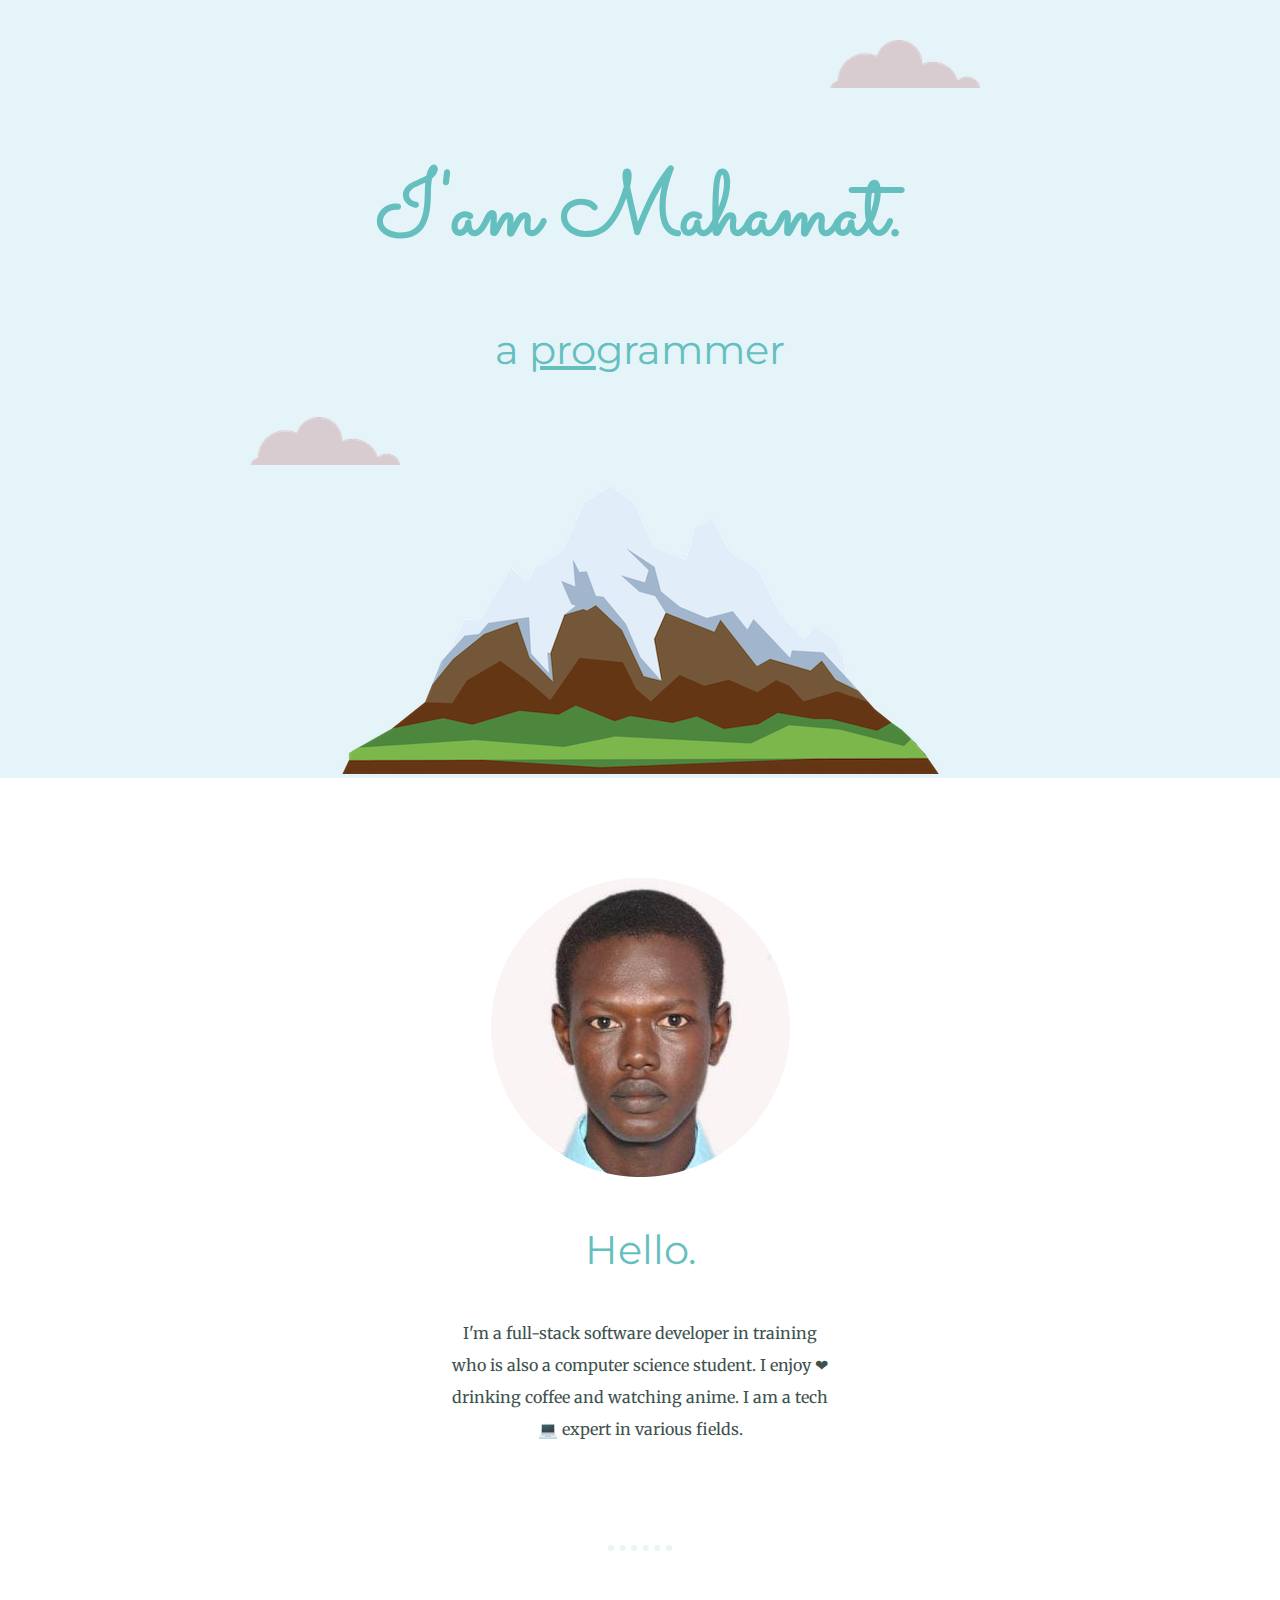
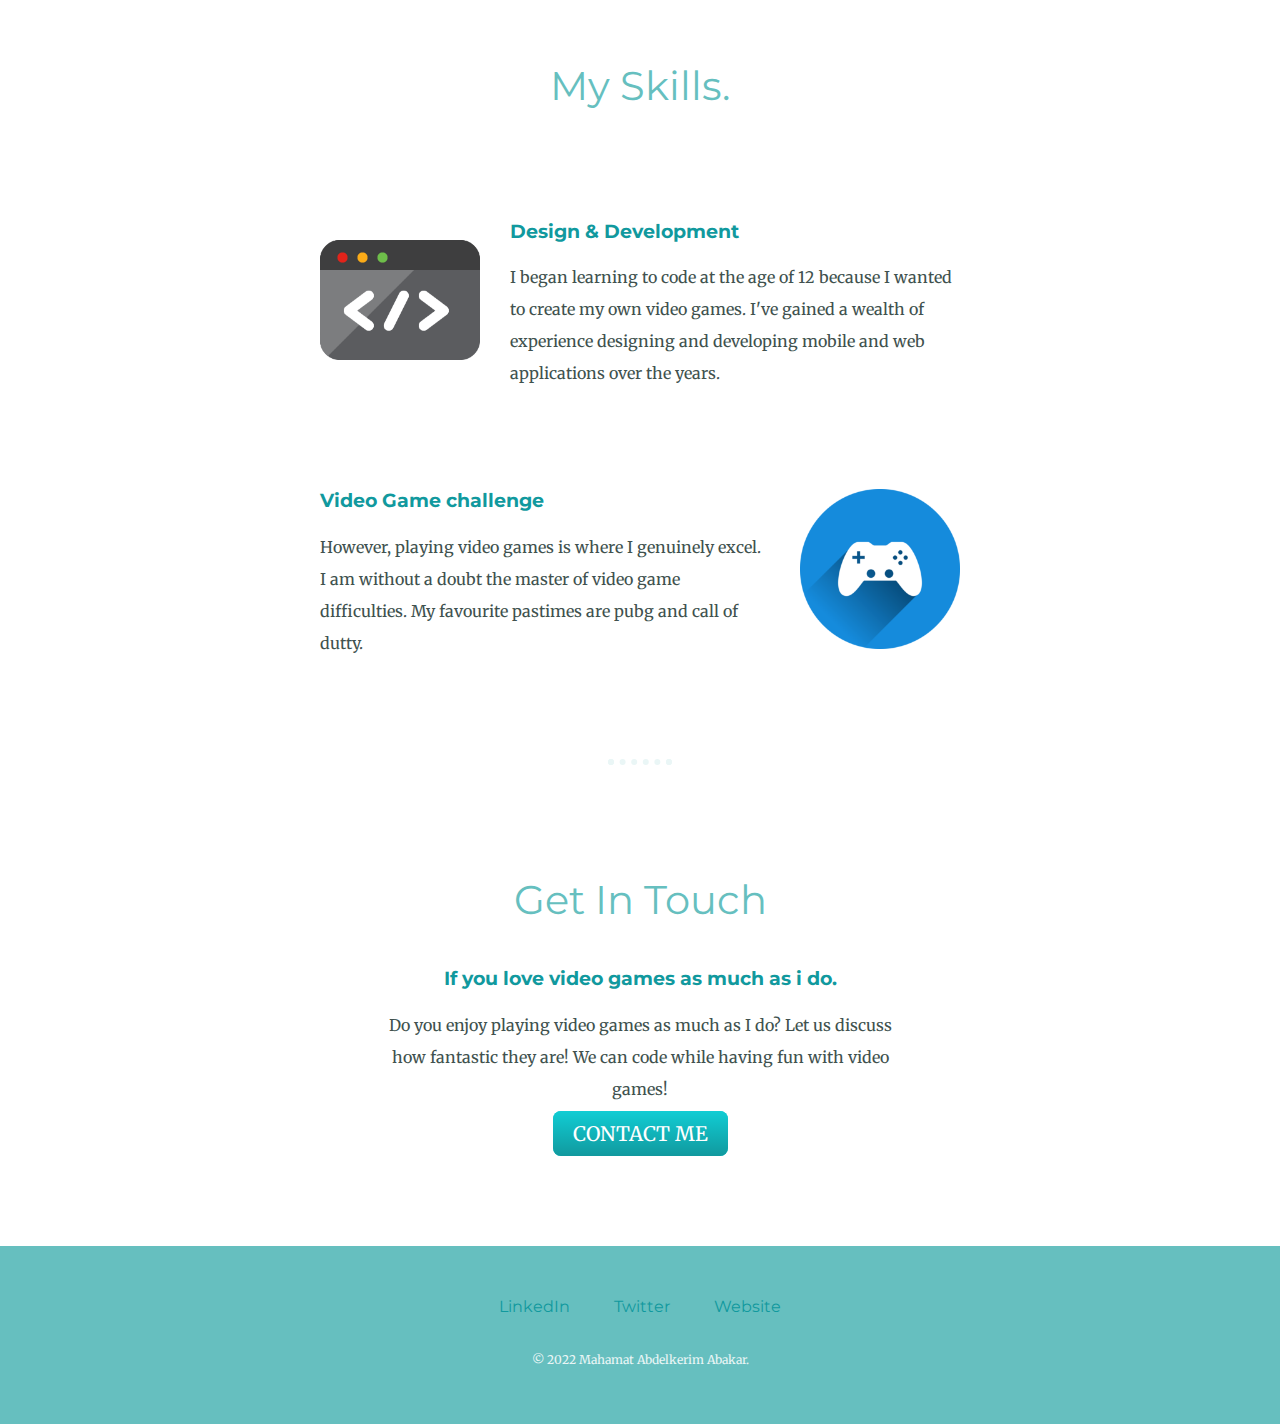
<file: index.html>
<!DOCTYPE html>
<html>
<head>
<meta charset="UTF-8">
<title>Mahmat Abdelkerim</title>
<link rel="stylesheet" href="css\style.css">
<link rel="icon" href="favicon.ico" >
<link rel="preconnect" href="https://fonts.googleapis.com"><link rel="preconnect" href="https://fonts.gstatic.com" crossorigin><link href="https://fonts.googleapis.com/css2?family=Merriweather:wght@300&family=Montserrat&family=Sacramento&display=swap" rel="stylesheet">
</head>
<body>
    <div class="top-container">
        <img class="top-cloud" src="images\cloud.png" alt="cloud-image">
        <h1>I'am Mahamat.</h1>
        <h2>a <span class="pro" >pro</span>grammer</h2>
        <img  class="botton-cloud" src="images\cloud.png" alt="cloud-image">
        <img src="images\mountain.png" alt="mountain-img">
    </div>
    <div class="middle-container">
        <div class="profile">
          <img src="images/mypic-modified.png" alt="pro">
          <h2>Hello.</h2>
          <p class="intro" >I'm a full-stack software developer in training who is also a computer science student. I enjoy ❤ drinking coffee and watching anime. I am a tech 💻 expert in various fields.</p>
        </div>
        <hr>
        <div class="skills">
          <h2>My Skills.</h2>
          <div class="skill-row">
            <img class="code-img" src="images/giphy.gif" alt="code-img">
            <h3>Design & Development</h3>
            <p>I began learning to code at the age of 12 because I wanted to create my own video games. I've gained a wealth of experience designing and developing mobile and web applications over the years.</p>
          </div>
          <div class="skill-row">
            <img class="game-image" src="images/controller-1784573(3).png" alt="png-img">
            <h3>Video Game challenge</h3>
            <p>However, playing video games is where I genuinely excel. I am without a doubt the master of video game difficulties. My favourite pastimes are pubg and call of dutty.</p>
          </div>
        </div>
        <hr>
        <div class="contact-me">
          <h2>Get In Touch</h2>
          <h3>If you love video games as much as i do.</h3>
          <p>Do you enjoy playing video games as much as I do? Let us discuss how fantastic they are!
            We can code while having fun with video games!</p>
          <a class="btn" href="mailto:mahamatabdelkerim863@email.com">CONTACT ME</a>
        </div>
      </div>

      <div class="bottom-container">
        <a class="footer-link" href="https://www.linkedin.com/in/mahamat-abdelkerim-abakar-b11826197/">LinkedIn</a>
        <a class="footer-link" href="https://twitter.com/Mahamat35831057">Twitter</a>
        <a class="footer-link" href="#">Website</a>
        <p class="copyright">© 2022 Mahamat Abdelkerim Abakar.</p>
      </div>
      
</body>
</html>
</file>
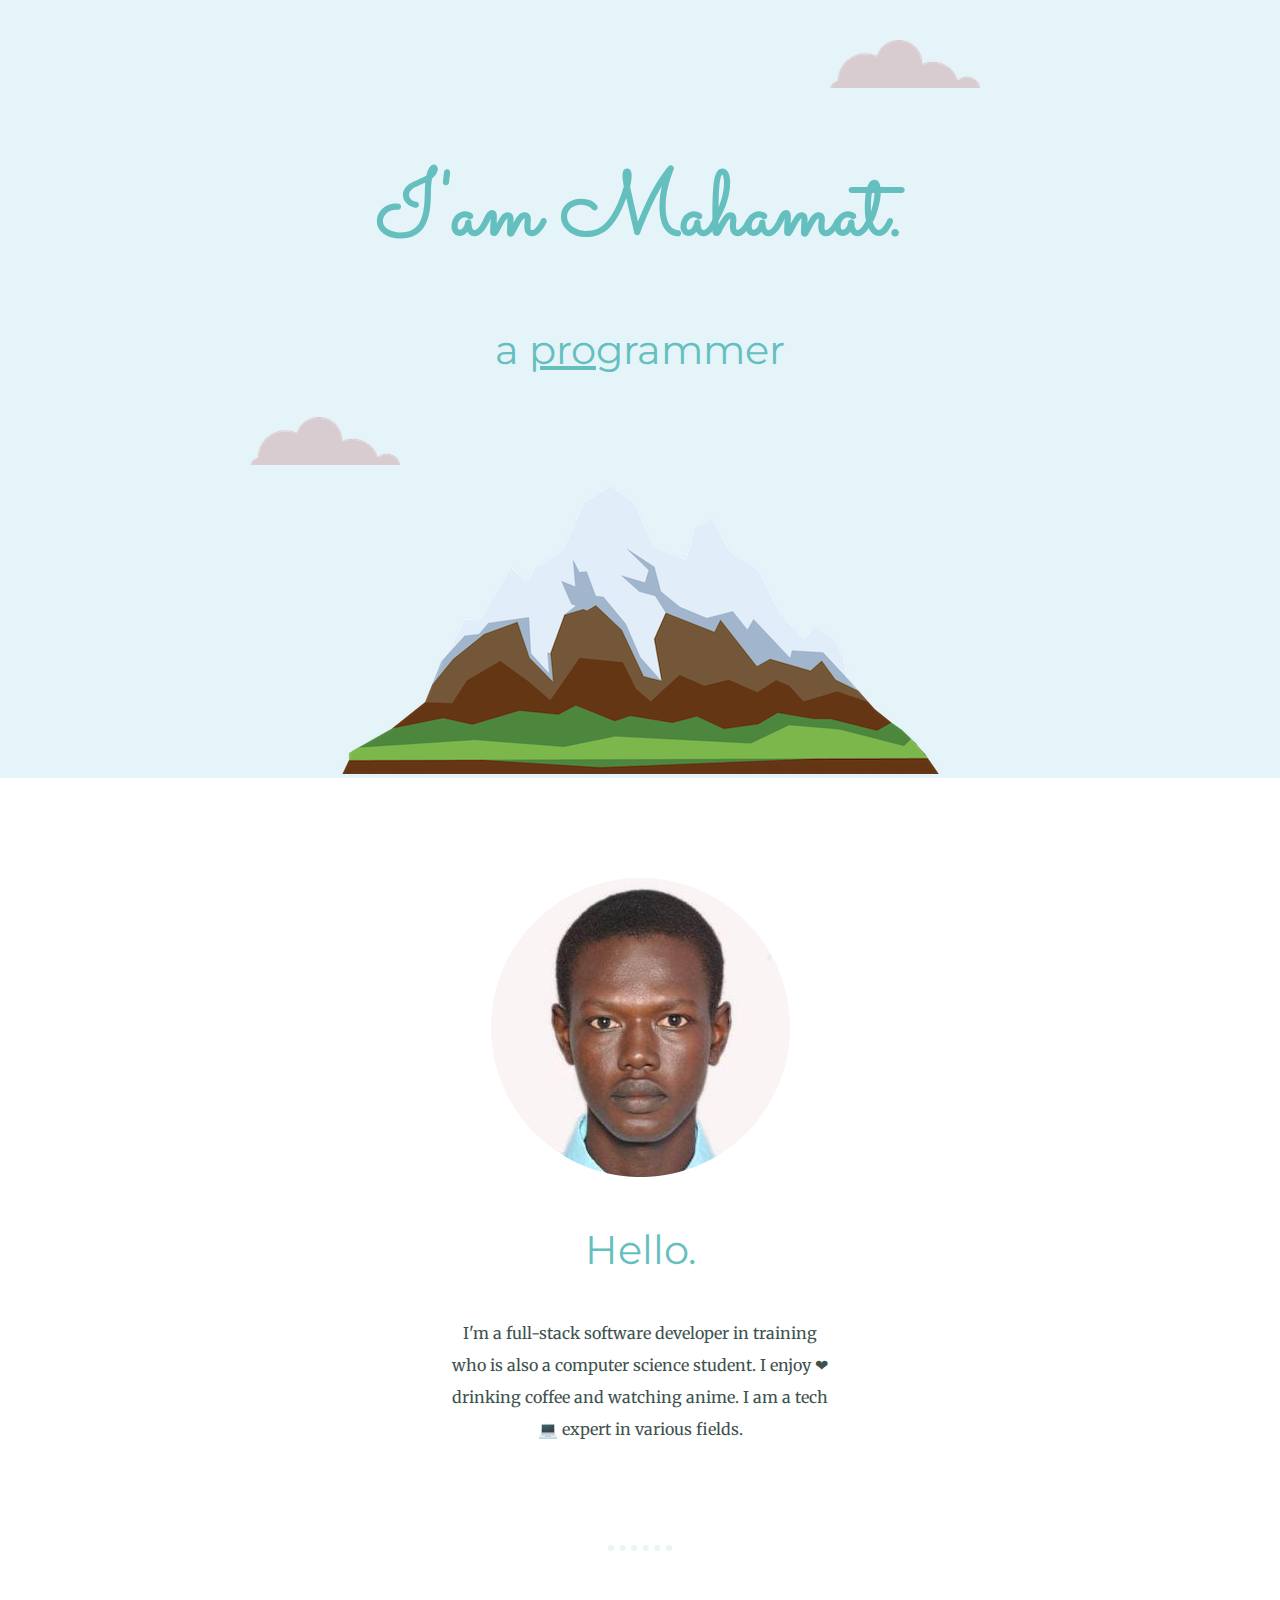
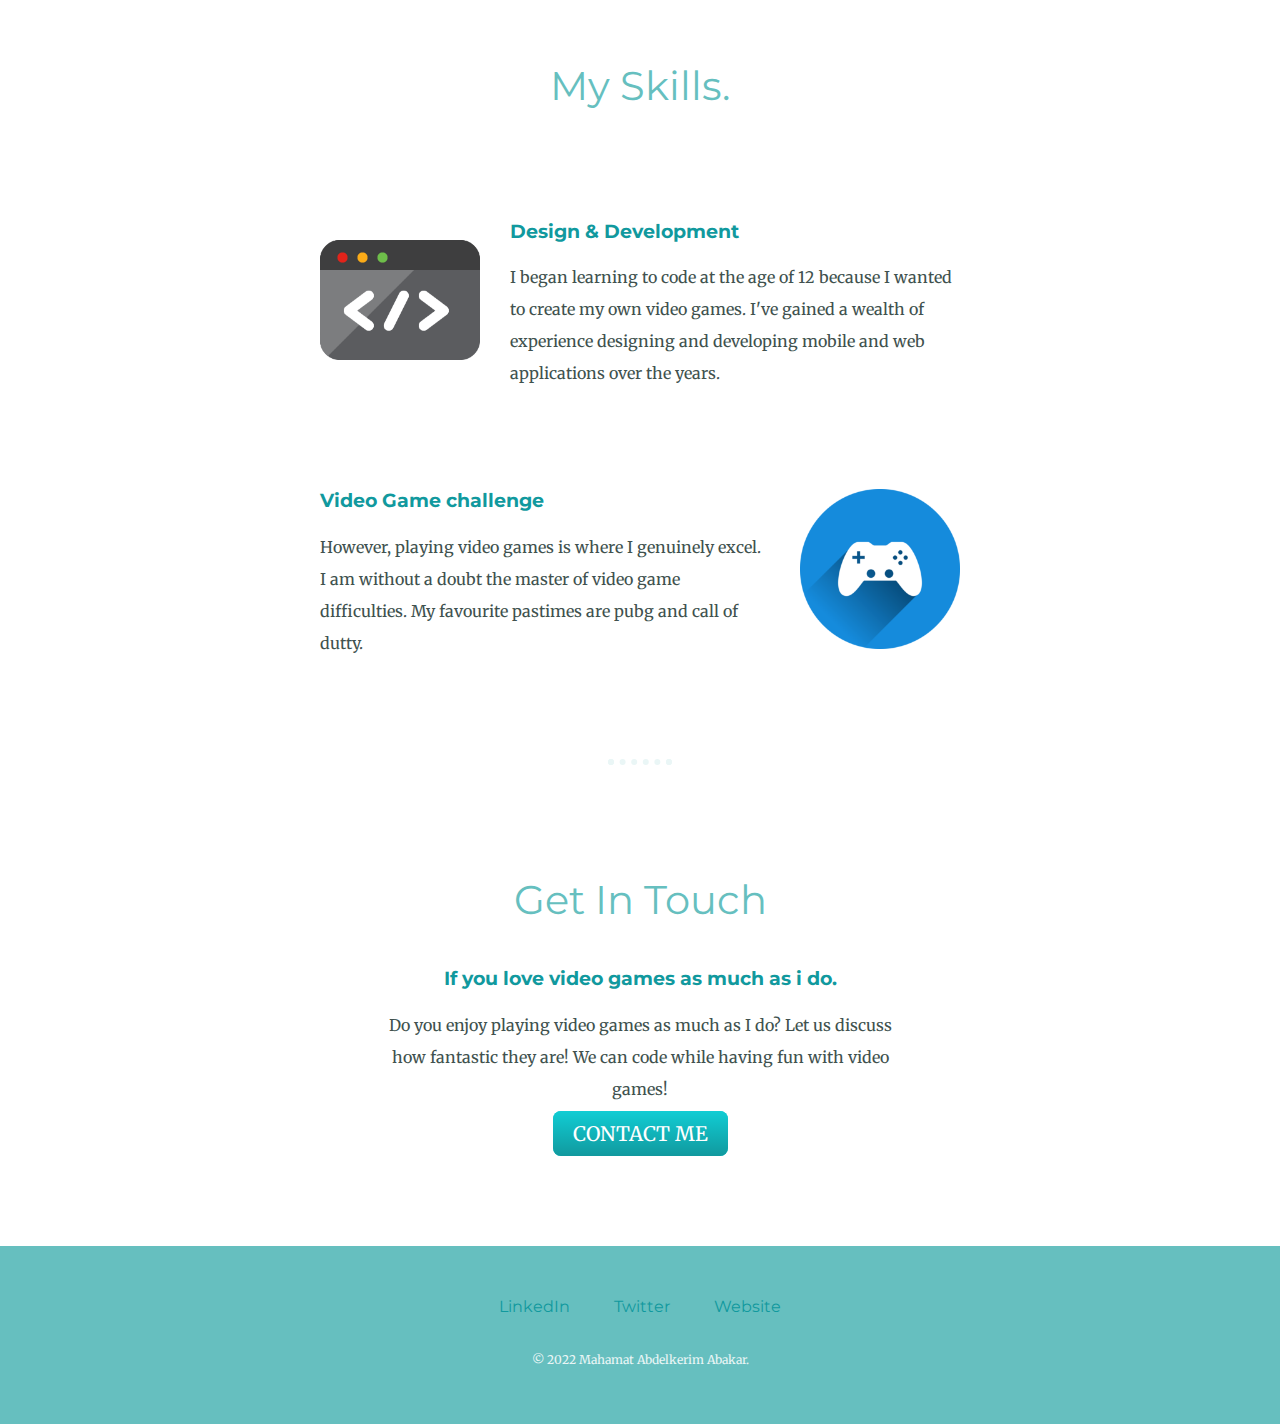
<file: inddex.html>
<!DOCTYPE html>
<html>
<head>
<meta charset="UTF-8">
<title>Mahmat Abdelkerim</title>
<link rel="stylesheet" href="css\style.css">
<link rel="icon" href="favicon.ico" >
<link rel="preconnect" href="https://fonts.googleapis.com"><link rel="preconnect" href="https://fonts.gstatic.com" crossorigin><link href="https://fonts.googleapis.com/css2?family=Merriweather:wght@300&family=Montserrat&family=Sacramento&display=swap" rel="stylesheet">
</head>
<body>
    <div class="top-container">
        <img class="top-cloud" src="images\cloud.png" alt="cloud-image">
        <h1>I'am Mahamat.</h1>
        <h2>a <span class="pro" >pro</span>grammer</h2>
        <img  class="botton-cloud" src="images\cloud.png" alt="cloud-image">
        <img src="images\mountain.png" alt="mountain-img">
    </div>
    <div class="middle-container">
        <div class="profile">
          <img src="images/mypic-modified.png" alt="pro">
          <h2>Hello.</h2>
          <p class="intro" >I'm a full-stack software developer in training who is also a computer science student. I enjoy ❤ drinking coffee and watching anime. I am a tech 💻 expert in various fields.</p>
        </div>
        <hr>
        <div class="skills">
          <h2>My Skills.</h2>
          <div class="skill-row">
            <img class="code-img" src="images/giphy.gif" alt="code-img">
            <h3>Design & Development</h3>
            <p>I began learning to code at the age of 12 because I wanted to create my own video games. I've gained a wealth of experience designing and developing mobile and web applications over the years.</p>
          </div>
          <div class="skill-row">
            <img class="game-image" src="images/controller-1784573(3).png" alt="png-img">
            <h3>Video Game challenge</h3>
            <p>However, playing video games is where I genuinely excel. I am without a doubt the master of video game difficulties. My favourite pastimes are pubg and call of dutty.</p>
          </div>
        </div>
        <hr>
        <div class="contact-me">
          <h2>Get In Touch</h2>
          <h3>If you love video games as much as i do.</h3>
          <p>Do you enjoy playing video games as much as I do? Let us discuss how fantastic they are!
            We can code while having fun with video games!</p>
          <a class="btn" href="mailto:mahamatabdelkerim863@email.com">CONTACT ME</a>
        </div>
      </div>

      <div class="bottom-container">
        <a class="footer-link" href="https://www.linkedin.com/in/mahamat-abdelkerim-abakar-b11826197/">LinkedIn</a>
        <a class="footer-link" href="https://twitter.com/Mahamat35831057">Twitter</a>
        <a class="footer-link" href="#">Website</a>
        <p class="copyright">© 2022 Mahamat Abdelkerim Abakar.</p>
      </div>
      
</body>
</html>
</file>
